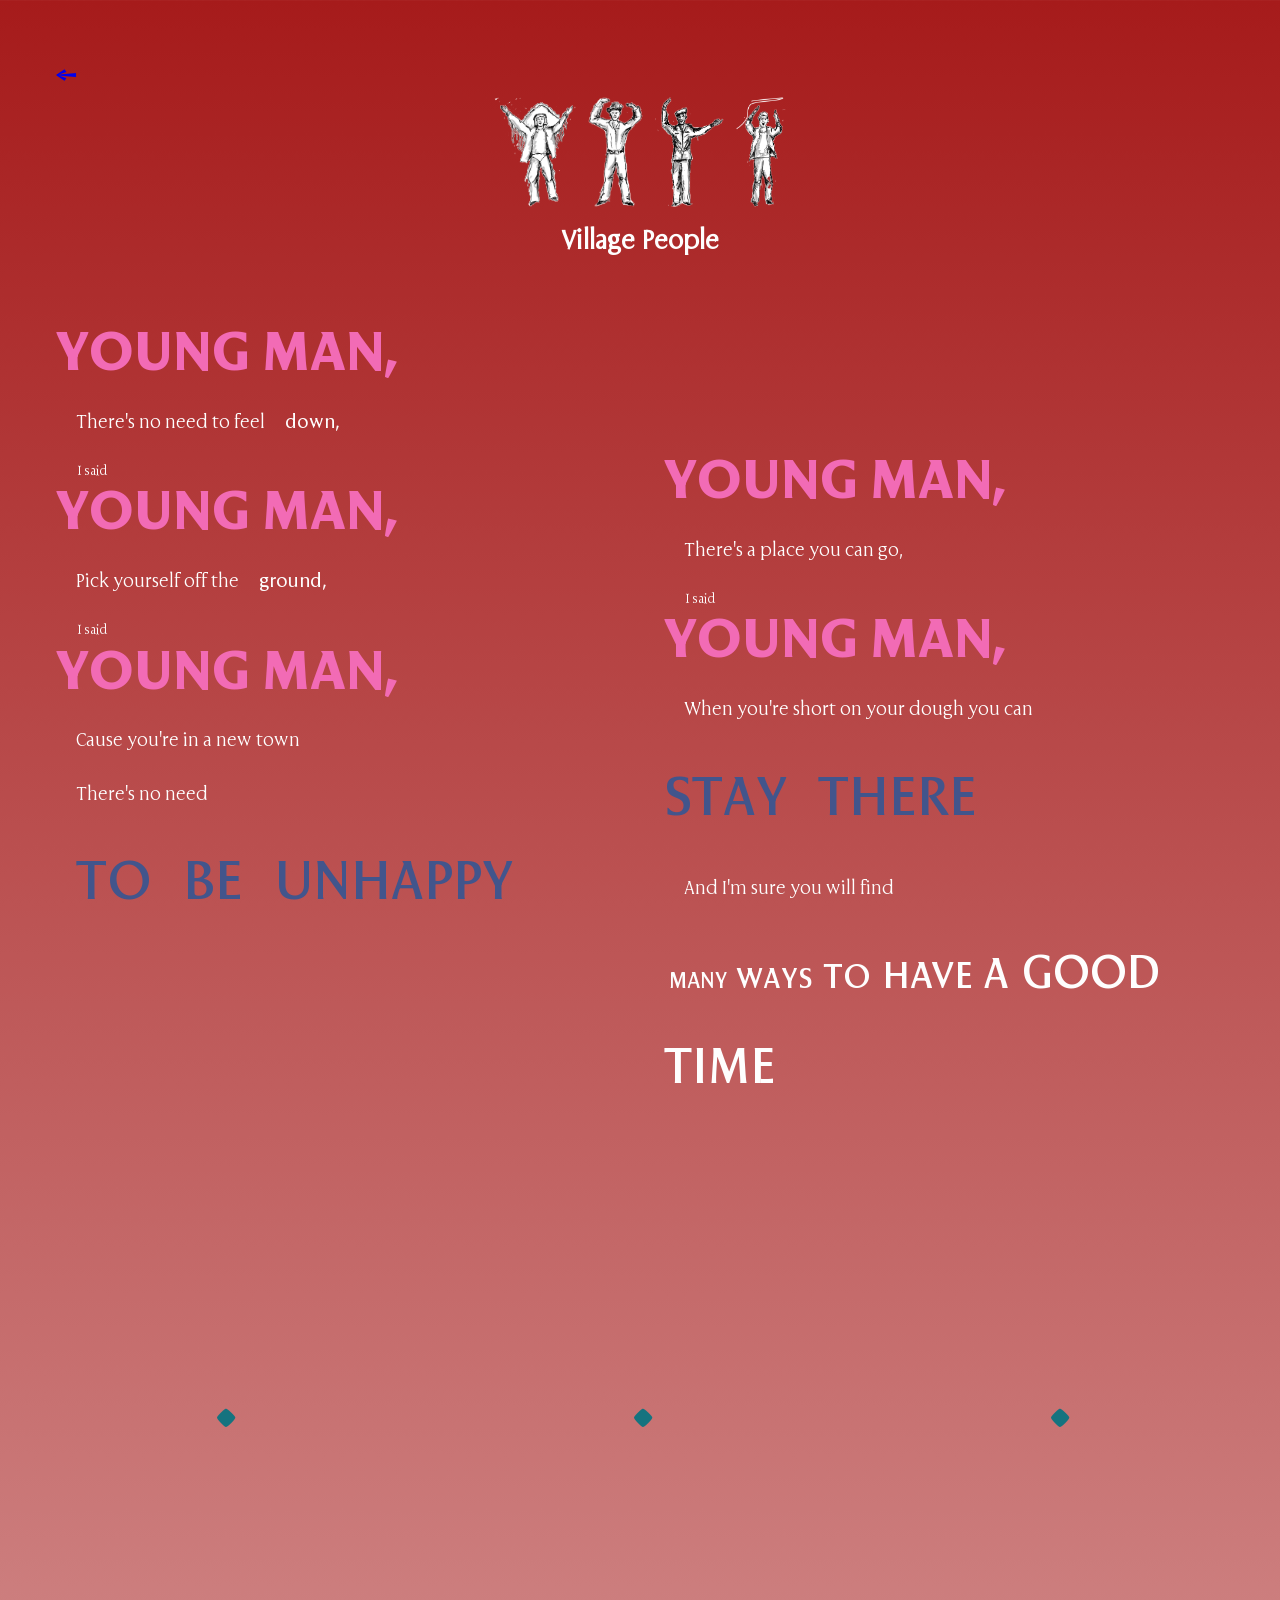
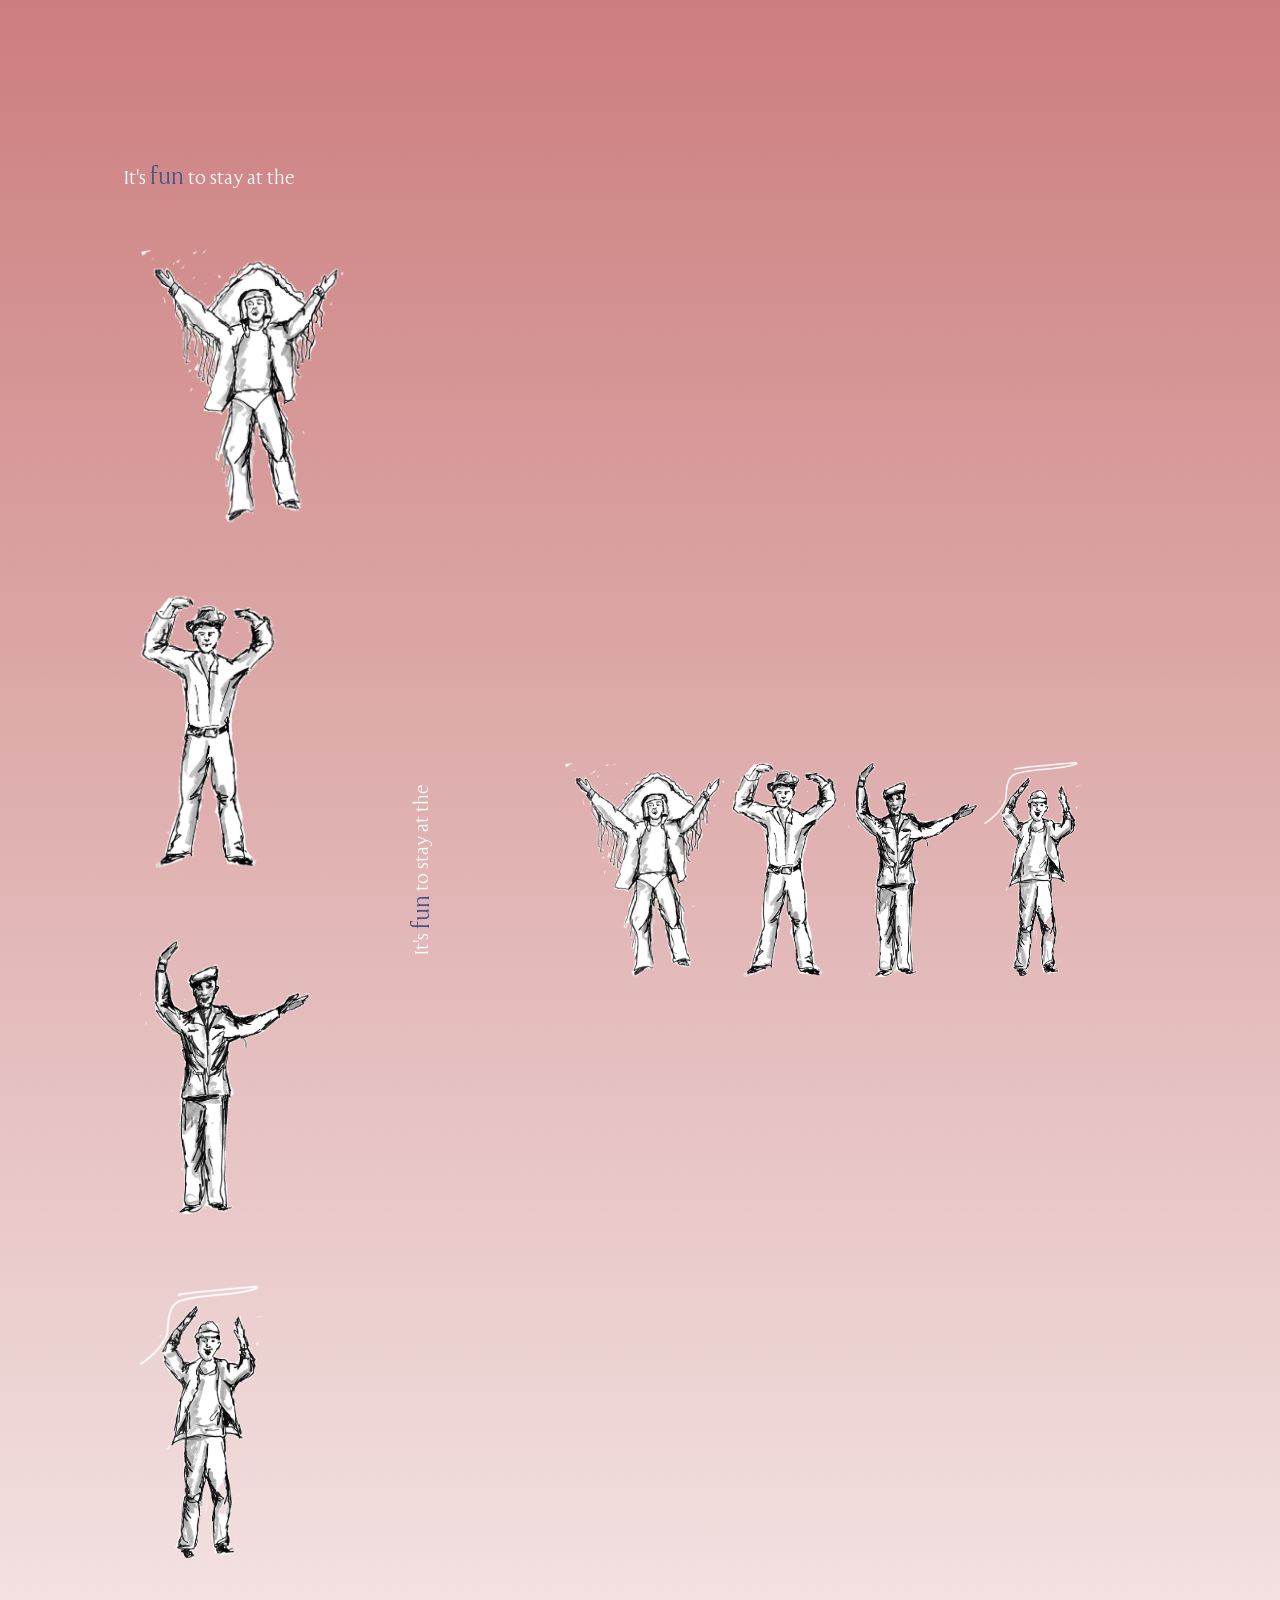
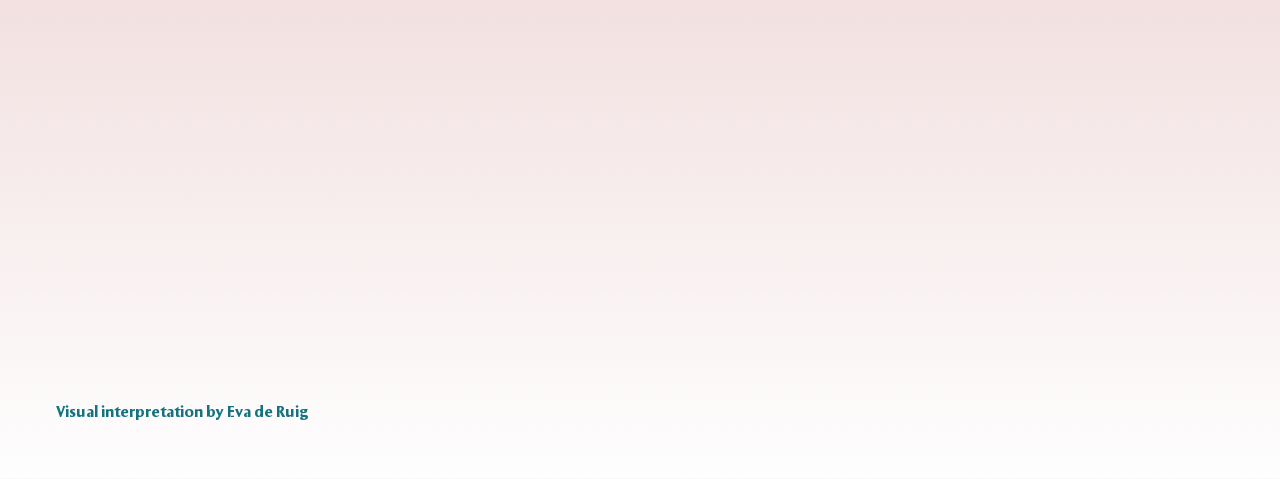
<file: Songtekst/index.html>
<!doctype html>
<html lang="en">
  <head>
    <meta charset="UTF-8" />
    <meta name="viewport" content="width=device-width, initial-scale=1.0" />
    <meta http-equiv="X-UA-Compatible" content="ie=edge" />
    <title>YMCA</title>
    <link rel="stylesheet" href="Style /style.css" />
    <meta name="copyright" content="Design by …" />
    <meta name="description" content="…" />
    <meta name="keywords" content="…" />
  </head>
  <body>
    <ul>
      <li><a href="../index.html">&larr;</a></li>
    </ul>
    <header>
      <header>
        <h1>
          <img src="./afbeeldingen YMCA/Y.png" alt="Y" />
          <img src="./afbeeldingen YMCA/M.png" alt="M" />
          <img src="./afbeeldingen YMCA/C.png" alt="C" />
          <img src="./afbeeldingen YMCA/A.png" alt="A" />
        </h1>
        <h2>Village People</h2>
      </header>
    </header>

    <main>
      <section>
        <ym>Young man,</ym>
        <p>There's no need to feel<d>down,</d></p>
        <said>I said</said>
        <ym>Young man,</ym>
        <p>Pick yourself off the<ground>ground,</ground></p>
        <said>I said</said>
        <ym>Young man,</ym>
        <p>Cause you're in a new town</p>
        <p>There's no need<unhappy>to be unhappy</unhappy></p>
      </section>

      <section>
        <ym>Young man,</ym>
        <p>There's a place you can go,</p>
        <said>I said</said>
        <ym>Young man,</ym>
        <p>When you're short on your dough you can</p>
        <stay>Stay there</stay>
        <p>And I'm sure you will find</p>
        <many>Many</many> <ways>ways</ways> <to>to</to> <have>have</have
        ><ae>a</ae> <good>good</good><time> time</time>
      </section>
    </main>
    <h3>...</h3>
    <aside>
      <article>
        <p>It's <fun>fun</fun> to stay at the</p>
        <ul>
          <li><img src="./afbeeldingen YMCA/Y.png" alt="Y" /></li>
          <li><img src="./afbeeldingen YMCA/M.png" alt="M" /></li>
          <li><img src="./afbeeldingen YMCA/C.png" alt="C" /></li>
          <li><img src="./afbeeldingen YMCA/A.png" alt="A" /></li>
        </ul>
      </article>
      <article>
        <p>It's <fun>fun</fun> to stay at the</p>
        <ul>
          <li><img src="./afbeeldingen YMCA/Y.png" alt="Y" /></li>
          <li><img src="./afbeeldingen YMCA/M.png" alt="M" /></li>
          <li><img src="./afbeeldingen YMCA/C.png" alt="C" /></li>
          <li><img src="./afbeeldingen YMCA/A.png" alt="A" /></li>
        </ul>
      </article>
    </aside>
    <footer>Visual interpretation by Eva de Ruig</footer>
  </body>
</html>
</file>
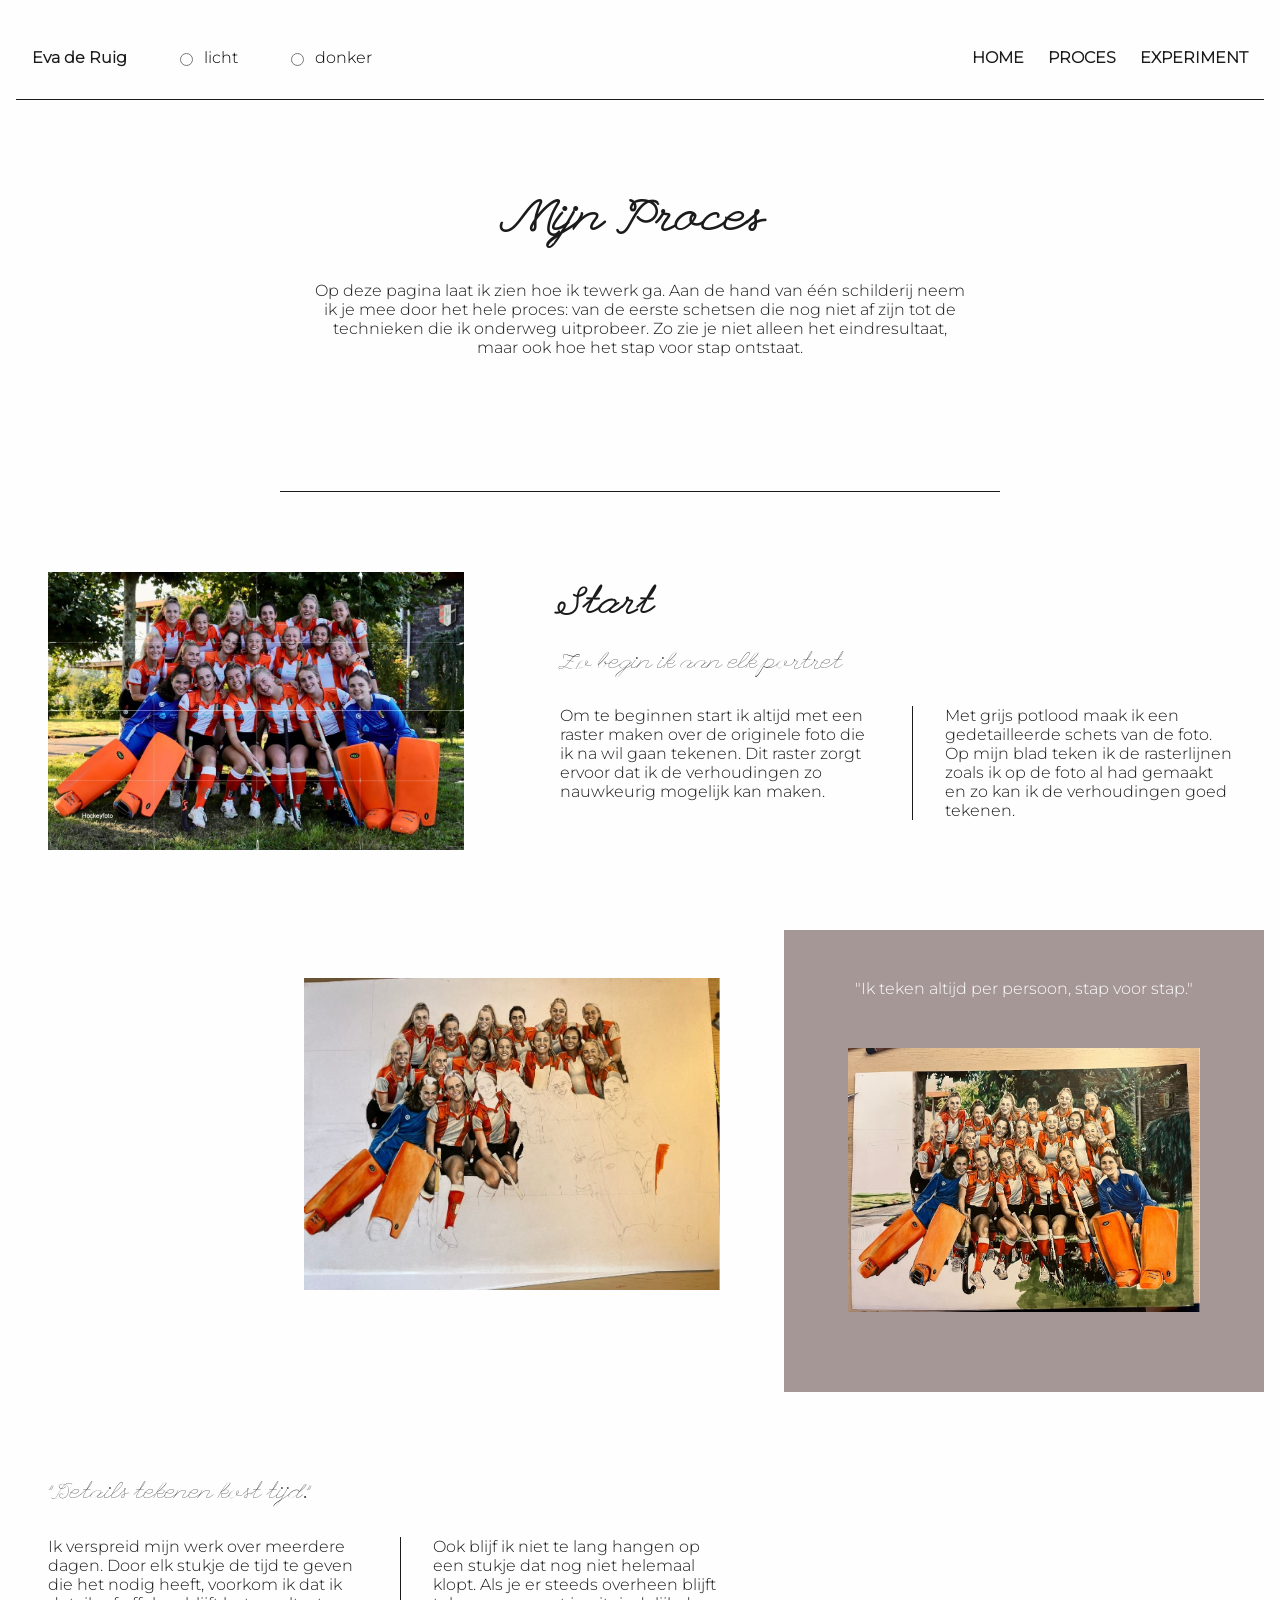
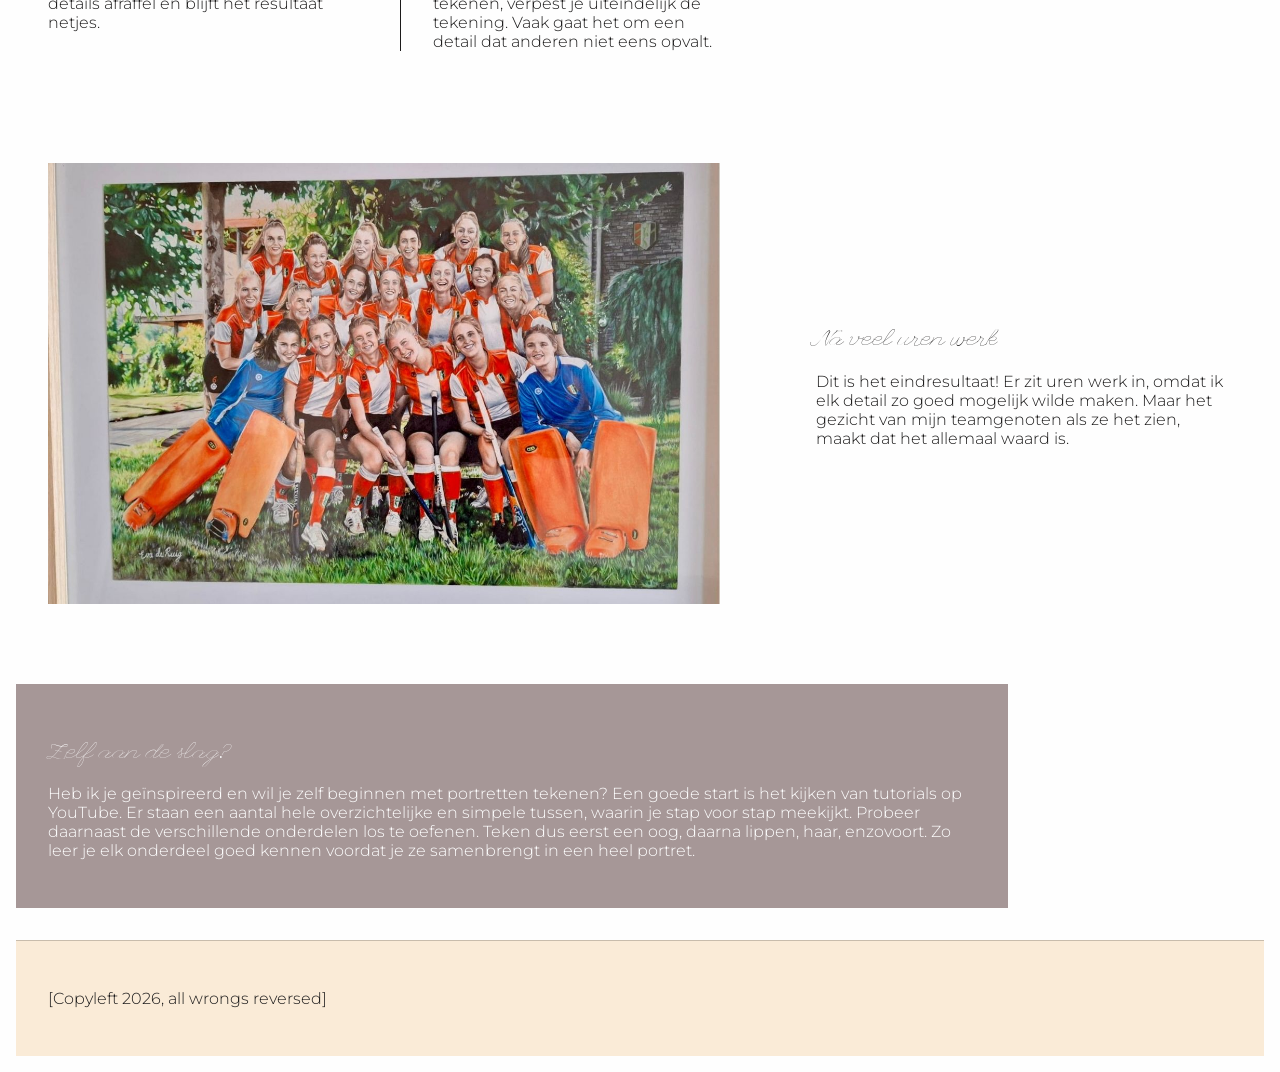
<file: proces.html>
<!doctype html>
<html lang="en">
  <head>
    <meta charset="UTF-8" />
    <meta name="viewport" content="width=device-width, initial-scale=1.0" />
    <title>Proces van portretten Eva de Ruig</title>
    <link rel="stylesheet" href="./assets/style/proces.css" />
  </head>

  <body>
    <nav>
      <p>Eva de Ruig</p>

      <label>
        <input type="radio" name="theme" value="light-theme" />
        licht
      </label>
      <label>
        <input type="radio" name="theme" value="dark-theme" />
        donker
      </label>
      <button
        class="menu-knop"
        aria-label="Menu"
        commandfor="menu-dialog"
        command="show-modal"
      >
        ☰
      </button>
      <ul id="menu">
        <li><a href="index.html">Home</a></li>
        <li><a href="proces.html">Proces</a></li>
        <li><a href="Songtekst/index.html">Experiment</a></li>
      </ul>

      <dialog id="menu-dialog" closedby="any">
        <button
          commandfor="menu-dialog"
          command="close"
          aria-label="Menu sluiten"
        ></button>

        <ul>
          <li><a href="index.html">Home</a></li>

          <li><a href="proces.html">Proces</a></li>

          <li><a href="Songtekst/index.html">Experiment</a></li>
        </ul>
      </dialog>
    </nav>
    <header>
      <h1>Mijn Proces</h1>
      <p>
        Op deze pagina laat ik zien hoe ik tewerk ga. Aan de hand van één
        schilderij neem ik je mee door het hele proces: van de eerste schetsen
        die nog niet af zijn tot de technieken die ik onderweg uitprobeer. Zo
        zie je niet alleen het eindresultaat, maar ook hoe het stap voor stap
        ontstaat.
      </p>
    </header>
    <main>
      <img
        src="assets/afbeeldingen/Orgineleteamfoto.jpg"
        alt="Orginele teamfoto met raster"
      />

      <article>
        <h2>Start</h2>
        <h3>Zo begin ik aan elk portret</h3>
        <section>
          <p>
            Om te beginnen start ik altijd met een raster maken over de
            originele foto die ik na wil gaan tekenen. Dit raster zorgt ervoor
            dat ik de verhoudingen zo nauwkeurig mogelijk kan maken.
          </p>
          <p>
            Met grijs potlood maak ik een gedetailleerde schets van de foto. Op
            mijn blad teken ik de rasterlijnen zoals ik op de foto al had
            gemaakt en zo kan ik de verhoudingen goed tekenen.
          </p>
        </section>
      </article>

      <img
        src="assets/afbeeldingen/teamfotohalverwege.jpg"
        alt="Teamfoto deels ingekleurd"
      />

      <aside>
        <p>"Ik teken altijd per persoon, stap voor stap."</p>
        <img
          src="assets/afbeeldingen/Teamfotobijnaaf.jpg"
          alt="Portret teamfoto bijna afgemaakt"
        />
      </aside>
      <article>
        <h3>"Details tekenen kost tijd."</h3>
        <section>
          <p>
            Ik verspreid mijn werk over meerdere dagen. Door elk stukje de tijd
            te geven die het nodig heeft, voorkom ik dat ik details afraffel en
            blijft het resultaat netjes.
          </p>
          <p>
            Ook blijf ik niet te lang hangen op een stukje dat nog niet helemaal
            klopt. Als je er steeds overheen blijft tekenen, verpest je
            uiteindelijk de tekening. Vaak gaat het om een detail dat anderen
            niet eens opvalt.
          </p>
        </section>
      </article>

      <img
        src="assets/afbeeldingen/hockeyteamdames1.jpg"
        alt="Eindresultaat portret teamfoto"
      />
      <article>
        <h3>Na veel uren werk</h3>
        <p>
          Dit is het eindresultaat! Er zit uren werk in, omdat ik elk detail zo
          goed mogelijk wilde maken. Maar het gezicht van mijn teamgenoten als
          ze het zien, maakt dat het allemaal waard is.
        </p>
      </article>
      <article>
        <h3>Zelf aan de slag?</h3>
        <p>
          Heb ik je geïnspireerd en wil je zelf beginnen met portretten tekenen?
          Een goede start is het kijken van tutorials op YouTube. Er staan een
          aantal hele overzichtelijke en simpele tussen, waarin je stap voor
          stap meekijkt. Probeer daarnaast de verschillende onderdelen los te
          oefenen. Teken dus eerst een oog, daarna lippen, haar, enzovoort. Zo
          leer je elk onderdeel goed kennen voordat je ze samenbrengt in een
          heel portret.
        </p>
      </article>
    </main>
    <footer>
      <p>[Copyleft 2026, all wrongs reversed]</p>
    </footer>
  </body>
</html>
</file>
<file: Songtekst/Style /style.css>
/* MARK: fonts */
@font-face {
  font-family: "Seraphs";
  src: url("./SeraphsVF.woff2");
}

/* MARK: custom properties */
html {
  color-scheme: light dark;

  --color-light: #fefefe;
  --color-dark: black;
  --color-red: light-dark(#15737f, #1ebc8f);
  --color-blue: light-dark(#42558c, #78116a);
  --color-yellow: light-dark(#f2d194, #bf7960);
  --color-pink: light-dark(#f26bb5, #e9aac7);
  --color-background: light-dark(#a61b1b, #223059);

  --color-text: light-dark(var(--color-dark), var(--color-light));
  --accent-color: #fefefe;
  --border-width: 0.1em;

  --whitespace: 2em;
  --whitespace-s: 1em;
  --whitespace-xs: 0.5em;

  --step-0: clamp(1rem, 0.9167rem + 0.3704vw, 1.25rem);
  --step-1: clamp(1.2rem, 0.975rem + 1vw, 1.875rem);
  --step-2: clamp(1.44rem, 0.9825rem + 2.0333vw, 2.8125rem);
  --step-3: clamp(1.728rem, 0.8978rem + 3.69vw, 4.2188rem);
  --step-4: clamp(2.0736rem, 0.6554rem + 6.303vw, 6.3281rem);
  --step-5: clamp(2.4883rem, 0.1537rem + 10.3761vw, 9.4922rem);
}

/* MARK: items */
*,
*::after,
*::before {
  box-sizing: border-box;
}

body {
  font-family: "Seraphs";
  padding: 3em;
  background: linear-gradient(
    to bottom,
    var(--color-background),
    var(--color-light)
  );
  min-height: 100vh;
  color: var(--color-light);
}

main,
aside {
  margin-bottom: var(--whitespace);
}

main {
  line-height: 4em;
  text-align: center;
}

h1,
h2 {
  text-align: left;
  margin: 0;
  font-size: var(--step-0);
  font-variation-settings:
    "wght" 100,
    "SRFS" 0;
}

h2 {
  font-size: 14px;
}

h3 {
  font-size: 80px;
  letter-spacing: 5em;
  padding: var(--whitespace);
  color: var(--color-red);
}

/* MARK:Link*/
ul {
  padding: var(--whitespace);
  list-style: none;
  font-size: 32px;
}

a {
  text-decoration: none;
}

/* MARK: Header*/

header {
  display: grid;
  justify-items: center;
  gap: var(--whitespace-s);
  width: 100%;
  margin: 0 0 var(--whitespace);
  padding: 0;
  border: 0;
  text-align: center;
}

header h1 {
  display: flex;
  justify-content: center;
  align-items: end;
  gap: var(--whitespace-xs);
}

header img {
  height: clamp(3rem, 10vw, 7rem);
}

header h2 {
  font-size: var(--step-1);
  text-align: center;
}

/* MARK: Main*/
main {
  display: grid;
  grid-template-columns: 1fr;
  gap: var(--whitespace);
  line-height: 1.7;
  text-align: left;
}

@media (min-width: 800px) {
  main {
    grid-template-columns: 1fr 1fr;
    column-gap: 3em;
  }

  main section:nth-child(2) {
    margin-top: clamp(4rem, 10vw, 9rem);
  }
}

p {
  font-size: 20px;
  padding-left: 1em;
  font-variation-settings:
    "wght" 100,
    "SRFS" 4;
}

/* MARK: young man */

ym {
  display: block;
  text-transform: uppercase;
  color: var(--color-pink);
  font-size: var(--step-3);
  line-height: 1;
  font-variation-settings:
    "wght" 200,
    "SRFS" 0;
}

/* MARK: I said*/
said {
  display: block;
  font-size: 14px;
  padding-left: 1.5em;
  font-variation-settings:
    "wght" 100,
    "SRFS" 44;
  word-spacing: -0.1em;
}

/* MARK: ground*/
ground {
  font-size: 20px;
  font-variation-settings:
    "wght" 122,
    "SRFS" 0;
  display: inline-block;
  padding-left: var(--whitespace-s);
  animation: opkrabbelen 1.5s ease-out infinite alternate;
}
@keyframes opkrabbelen {
  from {
    transform: translateY(0.6em);
  }
  to {
    transform: translateY(0);
  }
}

/* MARK: down*/
d {
  font-size: 20px;
  font-variation-settings:
    "wght" 122,
    "SRFS" 0;
  display: inline-block;
  padding-left: var(--whitespace-s);
  animation: zak 2s ease-in-out infinite alternate;
}
@keyframes zak {
  from {
    transform: translateY(0);
  }
  to {
    transform: translateY(0.5em);
    opacity: 0.4;
  }
}

/* MARK: to be unhappy*/
unhappy {
  display: block;
  font-size: var(--step-3);
  font-variation-settings:
    "wght" 140,
    "SRFS" 0;
  text-transform: uppercase;
  word-spacing: 0.3em;
  padding: 0;
  margin-top: 0.3em;
  color: var(--color-blue);
}

/* MARK: stay there*/
stay {
  display: block;
  font-size: var(--step-3);
  font-variation-settings:
    "wght" 140,
    "SRFS" 0;
  text-transform: uppercase;
  word-spacing: 0.3em;
  padding: 0;
  margin-top: 0.3em;
  color: var(--color-blue);
}

/* MARK: many ways to have a good time (groeit per woord) */
many,
ways,
to,
have,
ae,
good,
time {
  margin-left: 0.2em;
  text-transform: uppercase;
  font-variation-settings:
    "wght" 140,
    "SRFS" 0;
}
many {
  font-size: 24px;
}
ways {
  font-size: 32px;
}
to {
  font-size: 38px;
}
have {
  font-size: 42px;
}
ae {
  font-size: 48px;
}
good {
  font-size: 52px;
}
time {
  font-size: 56px;
}

/* MARK: fun*/
fun {
  font-size: 24px;
  display: inline-block;
  color: var(--color-blue);
}

/* MARK: aside */
aside {
  display: grid;
  grid-template-columns: 1fr;
  gap: var(--whitespace);
  margin-bottom: 40vh;
  padding: 1em;
}

@media (min-width: 800px) {
  aside {
    grid-template-columns: 1fr 3fr;
    column-gap: 3em;
    padding: 3em;
  }
}

ul {
  list-style: none;
  margin: 0;
  padding: 0;
}

img {
  display: block;
  width: auto;
}

/* MARK:poppetjes groeien */
aside li {
  transition: scale 0.4s;
  transform-origin: center bottom;
}

aside li:hover {
  scale: 1.3;
}

/* MARK:eerste article: tekst boven, verticale YMCA eronder */
aside article:first-of-type ul {
  display: grid;
  grid-template-columns: 1fr;
  justify-items: start;
  padding-left: 1em;
}
aside article:first-of-type li {
  padding-block: 2rem;
  transform-origin: left center;
}
aside article:first-of-type img {
  height: clamp(10rem, 22vw, 18rem);
}

/* MARK:tweede article: gedraaide tekst links, horizontale YMCA rechts */
aside article:last-of-type {
  display: grid;
  grid-template-columns: auto 1fr;
  column-gap: var(--whitespace);
  align-items: center;
}
aside article:last-of-type p {
  writing-mode: vertical-rl;
  transform: rotate(180deg);
  margin: 0;
  padding: 0;
}
aside article:last-of-type ul {
  display: flex;
  justify-content: center;
  align-items: end;
}

aside article:last-of-type img {
  height: clamp(3rem, calc(26vw - 7rem), 20rem);
}

/* MARK: Footer*/

footer {
  color: var(--color-red);
}
</file>
<file: assets/style/proces.css>
*,
*::after,
*::before {
  box-sizing: border-box;
}

/**************************
* MARK: Fonts
**************************/

@font-face {
  font-family: "League Script, cursive";
  src: url("../type/LeagueScript-Regular.ttf");
  font-weight: 400;
  font-style: normal;
}

@font-face {
  font-family: "Montserrat,sans sans-serif";
  src: url("../type/Montserrat-VariableFont_wght.ttf");
  font-weight: 300;
  font-style: normal;
}

/**************************
* MARK: Custom properties
**************************/

html {
  color-scheme: light dark;

  --color-dark: rgb(28, 27, 27);
  --color-light: #fefefe;
  --color-grey: light-dark(rgb(166, 151, 151), #cdc8c8);
  --color-kleurblok: light-dark(#fefefe, rgb(28, 27, 27));

  --color-background: light-dark(var(--color-light), var(--color-dark));
  --color-text: light-dark(var(--color-dark), var(--color-light));

  --whitespace: 2em;
  --whitespace-s: 1em;
  --whitespace-xs: 0.5em;
}

/**************************
* MARK: Algemene Styling
**************************/

*,
*::after,
*::before {
  box-sizing: border-box;
}

img,
svg,
video {
  max-width: 100%;
  height: auto;
  display: block;
  margin-block: var(--whitespace-s);
}

body {
  font-family: "Montserrat,sans sans-serif";
  margin: var(--whitespace-s);
  background-color: var(--color-background);

  display: grid;
  gap: var(--whitespace);
  grid-template-areas:
    "nav"
    "header"
    "foto"
    "start"
    "klein"
    "kleur"
    "details"
    "eindresultaat"
    "laatste"
    "tips"
    "footer";

  @media (width > 60em) {
    grid-template-columns: repeat(5, 1fr);
    grid-template-areas:
      "nav    nav    nav    nav    nav"
      "header header header  header  header"
      "foto   foto   start   start   start"
      ".   klein   klein   kleur   kleur"
      "details   details   details  .  ."
      "eindresultaat   eindresultaat   eindresultaat   laatste   laatste "
      "tips  tips  tips  tips  ."
      "footer   footer   footer   footer   footer";
  }
}

button,
summary {
  cursor: pointer;
}

button,
input,
select,
textarea {
  font: inherit;
}

a:hover {
  color: rgb(164, 156, 156);
}

a:focus {
  color: var(--color-grey);
  outline: 0.2em dashed aliceblue;
}

h1,
h2,
h3 {
  font-family: "League Script, cursive";
  color: var(--color-text);
}

h1 {
  font-size: 48px;
}

h2 {
  font-size: 38px;
}

h3 {
  font-size: 24px;
  font-weight: 300;
  color: var(--color-text);
}

p {
  font-size: 16px;
  color: var(--color-text);
}

/**************************
* MARK: Nav
**************************/

html:has([value="light-theme"]:checked) {
  color-scheme: light;
}

html:has([value="dark-theme"]:checked) {
  color-scheme: dark;
}

nav label {
  display: flex;
  justify-content: flex-start;
  align-items: center;
  gap: var(--whitespace-xs);
  padding-left: 3em;
}

nav {
  grid-area: nav;
  display: flex;
  align-items: center;
  padding: var(--whitespace-s);
  border-bottom: 1px solid var(--color-text);
}

nav p {
  font-weight: bolder;
}

nav ul {
  display: flex;
  gap: 1.5em;
  list-style: none;
  margin: 0 0 0 auto;
  padding: 0;
}

nav a {
  font-weight: 600;
  text-transform: uppercase;
  text-decoration: none;
  color: var(--color-text);
}

.menu-knop {
  display: none;
  background: none;
  border: 0;
  padding: 0;
  color: inherit;
}

@media (width <= 60em) {
  .menu-knop {
    display: block;
  }

  #menu {
    display: none;
  }
}

#menu-dialog {
  margin: 1em 1em auto auto;
  width: min(90vw, 20em);
  padding: var(--whitespace);
  border: 1px solid var(--color-text);
  background-color: var(--color-background);
  color: var(--color-text);
}

#menu-dialog ul {
  display: grid;
  gap: var(--whitespace-s);
  margin: 0;
  padding: 0;
  list-style: none;
}

#menu-dialog button {
  position: static;
  display: block;
  margin: 0 0 var(--whitespace-s) auto;
}

/**************************
* MARK: Header
**************************/

header {
  grid-area: header;
  height: 40vh;
  max-width: 45em;
  justify-self: center;
  padding: var(--whitespace);
  text-align: center;
  border-bottom: 1px solid var(--color-text);
}

/**************************
* MARK: Main
**************************/
main {
  display: contents;
  img,
  article,
  aside {
    padding: var(--whitespace);
  }
}

/* MARK: Grid-areas */
main > img:nth-of-type(1) {
  grid-area: foto;
}

main > img:nth-of-type(2) {
  grid-area: klein;
}
main > img:nth-of-type(3) {
  grid-area: eindresultaat;
}
aside {
  grid-area: kleur;
}
article:nth-of-type(1) {
  grid-area: start;
}

article:nth-of-type(2) {
  grid-area: details;
}

article:nth-of-type(3) {
  grid-area: laatste;
  align-self: center;
}

article:nth-of-type(4) {
  grid-area: tips;
  align-self: center;
  background-color: var(--color-grey);
}

/* MARK: Afbeeldingen */
main img {
  width: 100%;
  align-self: start;
}

/* MARK: Artikelen */
article section {
  display: grid;
  grid-template-columns: 1fr 1fr;
  gap: var(--whitespace);
}

article section p {
  margin-bottom: 0;
}

article section p:nth-child(2) {
  border-left: 1px solid var(--color-text);
  padding-left: var(--whitespace);
}

article h2 {
  line-height: 1;
  margin-bottom: 0;
}

article h3 {
  line-height: 1.2;
  margin-bottom: var(--whitespace-xs);
}

aside {
  align-self: start;
  background: var(--color-grey);
  padding: var(--whitespace);
  text-align: center;
}

aside p {
  line-height: 1.4;
  color: var(--color-kleurblok);
  margin-bottom: var(--whitespace-s);
}

article:nth-of-type(4) p {
  color: var(--color-kleurblok);
}

article:nth-of-type(4) h3 {
  color: var(--color-kleurblok);
}
/**************************
* MARK: Footer
**************************/

footer {
  grid-area: footer;
  background-color: antiquewhite;
  border-top: 1px solid rgba(0, 0, 0, 0.2);
  padding: 2em;
  color: var(--color-dark);
}
</file>
